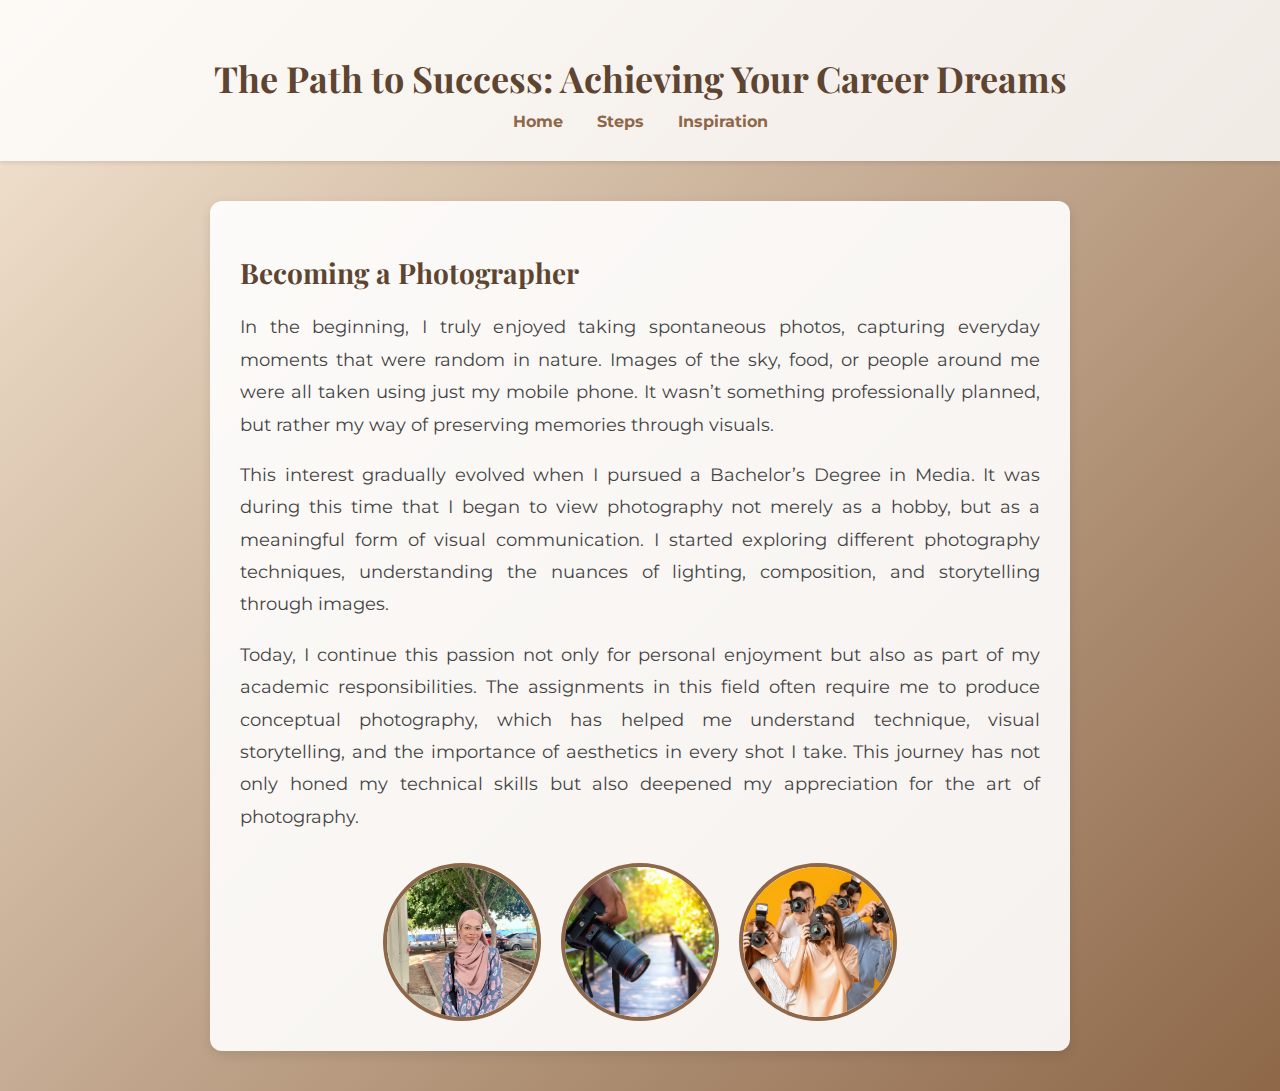
<file: index.html>
<!DOCTYPE html>
<html lang="en">
<head>
  <meta charset="UTF-8">
  <title>The Path to Success</title>
  <link href="https://fonts.googleapis.com/css2?family=Playfair+Display:wght@600&family=Montserrat&display=swap" rel="stylesheet">
  <style>
    body {
      margin: 0;
      padding: 0;
      font-family: 'Montserrat', sans-serif;
      background: linear-gradient(135deg, #f5e6d3, #8d6748);
      color: #333;
    }

    header {
      background-color: rgba(255, 255, 255, 0.8);
      padding: 30px;
      text-align: center;
      box-shadow: 0 2px 4px rgba(0,0,0,0.1);
    }

    header h1 {
      font-family: 'Playfair Display', serif;
      font-size: 36px;
      margin-bottom: 10px;
      color: #5e4532;
    }

    nav a {
      color: #8d6748;
      text-decoration: none;
      margin: 0 15px;
      font-weight: bold;
      transition: color 0.3s ease;
    }

    nav a:hover {
      color: #5e4532;
    }

    main {
      max-width: 800px;
      margin: 40px auto;
      padding: 30px;
      background-color: rgba(255, 255, 255, 0.9);
      border-radius: 12px;
      box-shadow: 0 4px 12px rgba(0,0,0,0.1);
    }

    main h2 {
      font-family: 'Playfair Display', serif;
      font-size: 28px;
      color: #5e4532;
      margin-bottom: 20px;
    }

    main p {
      text-align: justify;
      line-height: 1.8;
      font-size: 18px;
      color: #444;
    }

    .image-gallery {
      display: flex;
      justify-content: center;
      gap: 20px;
      margin-top: 30px;
    }

    .image-gallery img {
      width: 150px;
      height: 150px;
      border-radius: 50%;
      object-fit: cover;
      border: 4px solid #8d6748;
      transition: transform 0.3s ease;
    }

    .image-gallery img:hover {
      transform: scale(1.05);
    }

    @media (max-width: 768px) {
      .image-gallery {
        flex-direction: column;
        align-items: center;
      }
    }
  </style>
</head>
<body>
  <header>
    <h1>The Path to Success: Achieving Your Career Dreams</h1>
    <nav>
      <a href="index.html">Home</a>
      <a href="steps.html">Steps</a>
      <a href="inspiration.html">Inspiration</a>
    </nav>
  </header>
  <main>
    <h2>Becoming a Photographer</h2>
    <p>
      In the beginning, I truly enjoyed taking spontaneous photos, capturing everyday moments that were random in nature. Images of the sky, food, or people around me were all taken using just my mobile phone. It wasn’t something professionally planned, but rather my way of preserving memories through visuals.
    </p>
    <p>
      This interest gradually evolved when I pursued a Bachelor’s Degree in Media. It was during this time that I began to view photography not merely as a hobby, but as a meaningful form of visual communication. I started exploring different photography techniques, understanding the nuances of lighting, composition, and storytelling through images.
    </p>
    <p>
      Today, I continue this passion not only for personal enjoyment but also as part of my academic responsibilities. The assignments in this field often require me to produce conceptual photography, which has helped me understand technique, visual storytelling, and the importance of aesthetics in every shot I take. This journey has not only honed my technical skills but also deepened my appreciation for the art of photography.
    </p>
    <div class="image-gallery">
      <img src="images.jpg/NURAHMIN.jpg" alt="NURAHMIN">
      <img src="images.jpg/camera1.jpg" alt="Camera 1">
      <img src="images.jpg/camera2.png" alt="Camera 2">
    </div>
  </main>
</body>
</html>
</file>
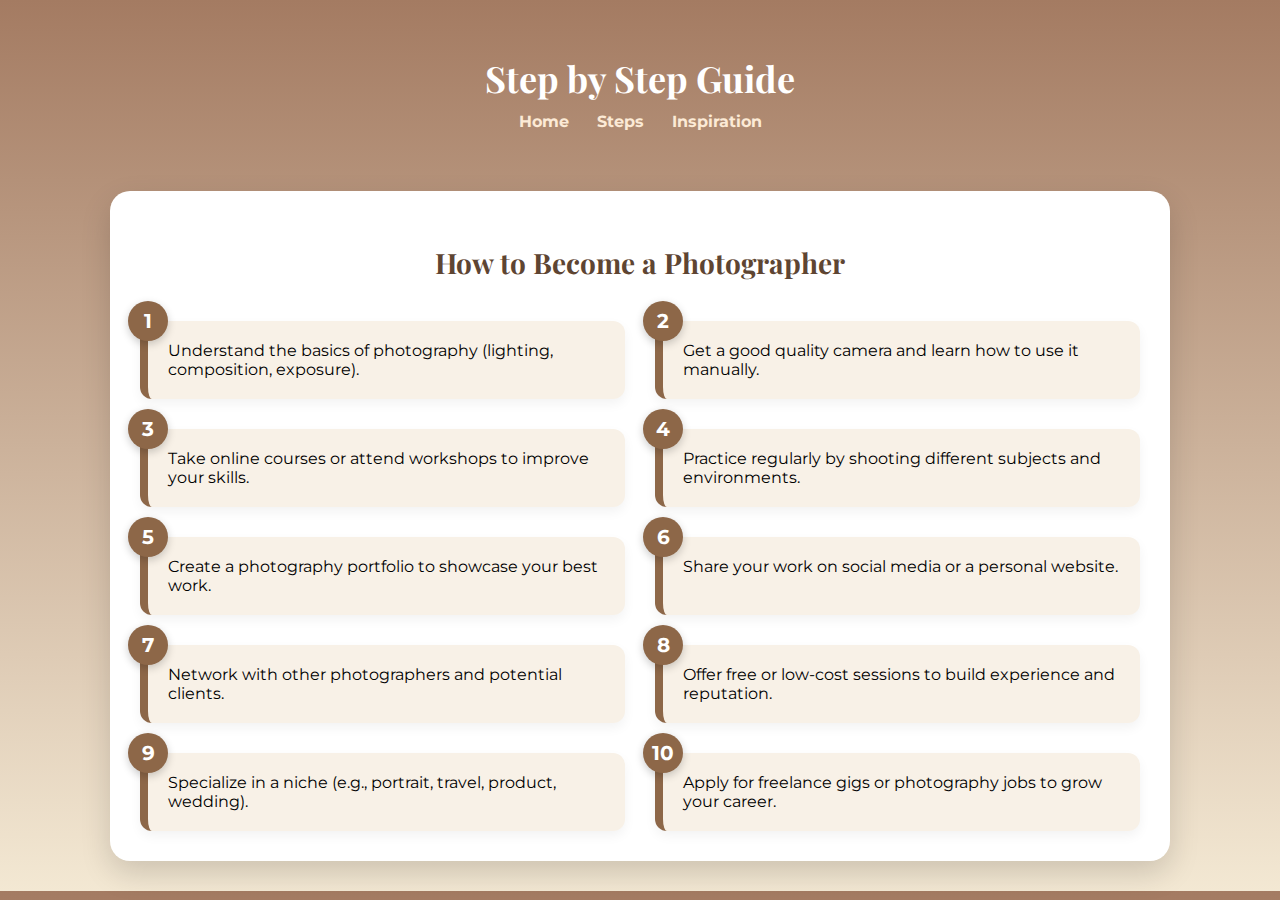
<file: steps.html>
<!DOCTYPE html>
<html lang="en">
<head>
  <meta charset="UTF-8">
  <title>Step by Step Guide</title>
  <link href="https://fonts.googleapis.com/css2?family=Playfair+Display:wght@600&family=Montserrat&display=swap" rel="stylesheet">
  <style>
    body {
      margin: 0;
      padding: 0;
      font-family: 'Montserrat', sans-serif;
      background: linear-gradient(to bottom, #a47b62, #f3e8d3);
    }

    header {
      background-color: transparent;
      padding: 30px;
      text-align: center;
      color: white;
    }

    header h1 {
      font-family: 'Playfair Display', serif;
      font-size: 36px;
      margin-bottom: 10px;
    }

    nav a {
      color: #fcead6;
      text-decoration: none;
      margin: 0 12px;
      font-weight: bold;
      transition: color 0.3s ease;
    }

    nav a:hover {
      color: #ffffff;
    }

    main {
      max-width: 1000px;
      margin: 30px auto;
      padding: 30px;
      background-color: white;
      border-radius: 20px;
      box-shadow: 0 12px 30px rgba(0, 0, 0, 0.15);
    }

    h2 {
      text-align: center;
      font-family: 'Playfair Display', serif;
      color: #5e4532;
      font-size: 28px;
      margin-bottom: 40px;
    }

    .step-list {
      display: grid;
      grid-template-columns: 1fr 1fr;
      gap: 30px;
    }

    .step {
      background-color: #f8f1e7;
      border-left: 8px solid #8d6748;
      padding: 20px;
      border-radius: 12px;
      box-shadow: 0 5px 12px rgba(0, 0, 0, 0.05);
      transition: transform 0.2s ease;
      position: relative;
    }

    .step:hover {
      transform: translateY(-5px);
    }

    .step::before {
      content: attr(data-step);
      position: absolute;
      top: -20px;
      left: -20px;
      background-color: #8d6748;
      color: white;
      font-weight: bold;
      font-size: 20px;
      width: 40px;
      height: 40px;
      text-align: center;
      line-height: 40px;
      border-radius: 50%;
      box-shadow: 0 3px 8px rgba(0,0,0,0.2);
    }

    @media (max-width: 768px) {
      .step-list {
        grid-template-columns: 1fr;
      }

      .step::before {
        top: -10px;
        left: -10px;
      }
    }
  </style>
</head>
<body>
  <header>
    <h1>Step by Step Guide</h1>
    <nav>
      <a href="index.html">Home</a>
      <a href="steps.html">Steps</a>
      <a href="inspiration.html">Inspiration</a>
    </nav>
  </header>

  <main>
    <h2>How to Become a Photographer</h2>
    <div class="step-list">
      <div class="step" data-step="1">Understand the basics of photography (lighting, composition, exposure).</div>
      <div class="step" data-step="2">Get a good quality camera and learn how to use it manually.</div>
      <div class="step" data-step="3">Take online courses or attend workshops to improve your skills.</div>
      <div class="step" data-step="4">Practice regularly by shooting different subjects and environments.</div>
      <div class="step" data-step="5">Create a photography portfolio to showcase your best work.</div>
      <div class="step" data-step="6">Share your work on social media or a personal website.</div>
      <div class="step" data-step="7">Network with other photographers and potential clients.</div>
      <div class="step" data-step="8">Offer free or low-cost sessions to build experience and reputation.</div>
      <div class="step" data-step="9">Specialize in a niche (e.g., portrait, travel, product, wedding).</div>
      <div class="step" data-step="10">Apply for freelance gigs or photography jobs to grow your career.</div>
    </div>
  </main>
</body>
</html>
</file>
